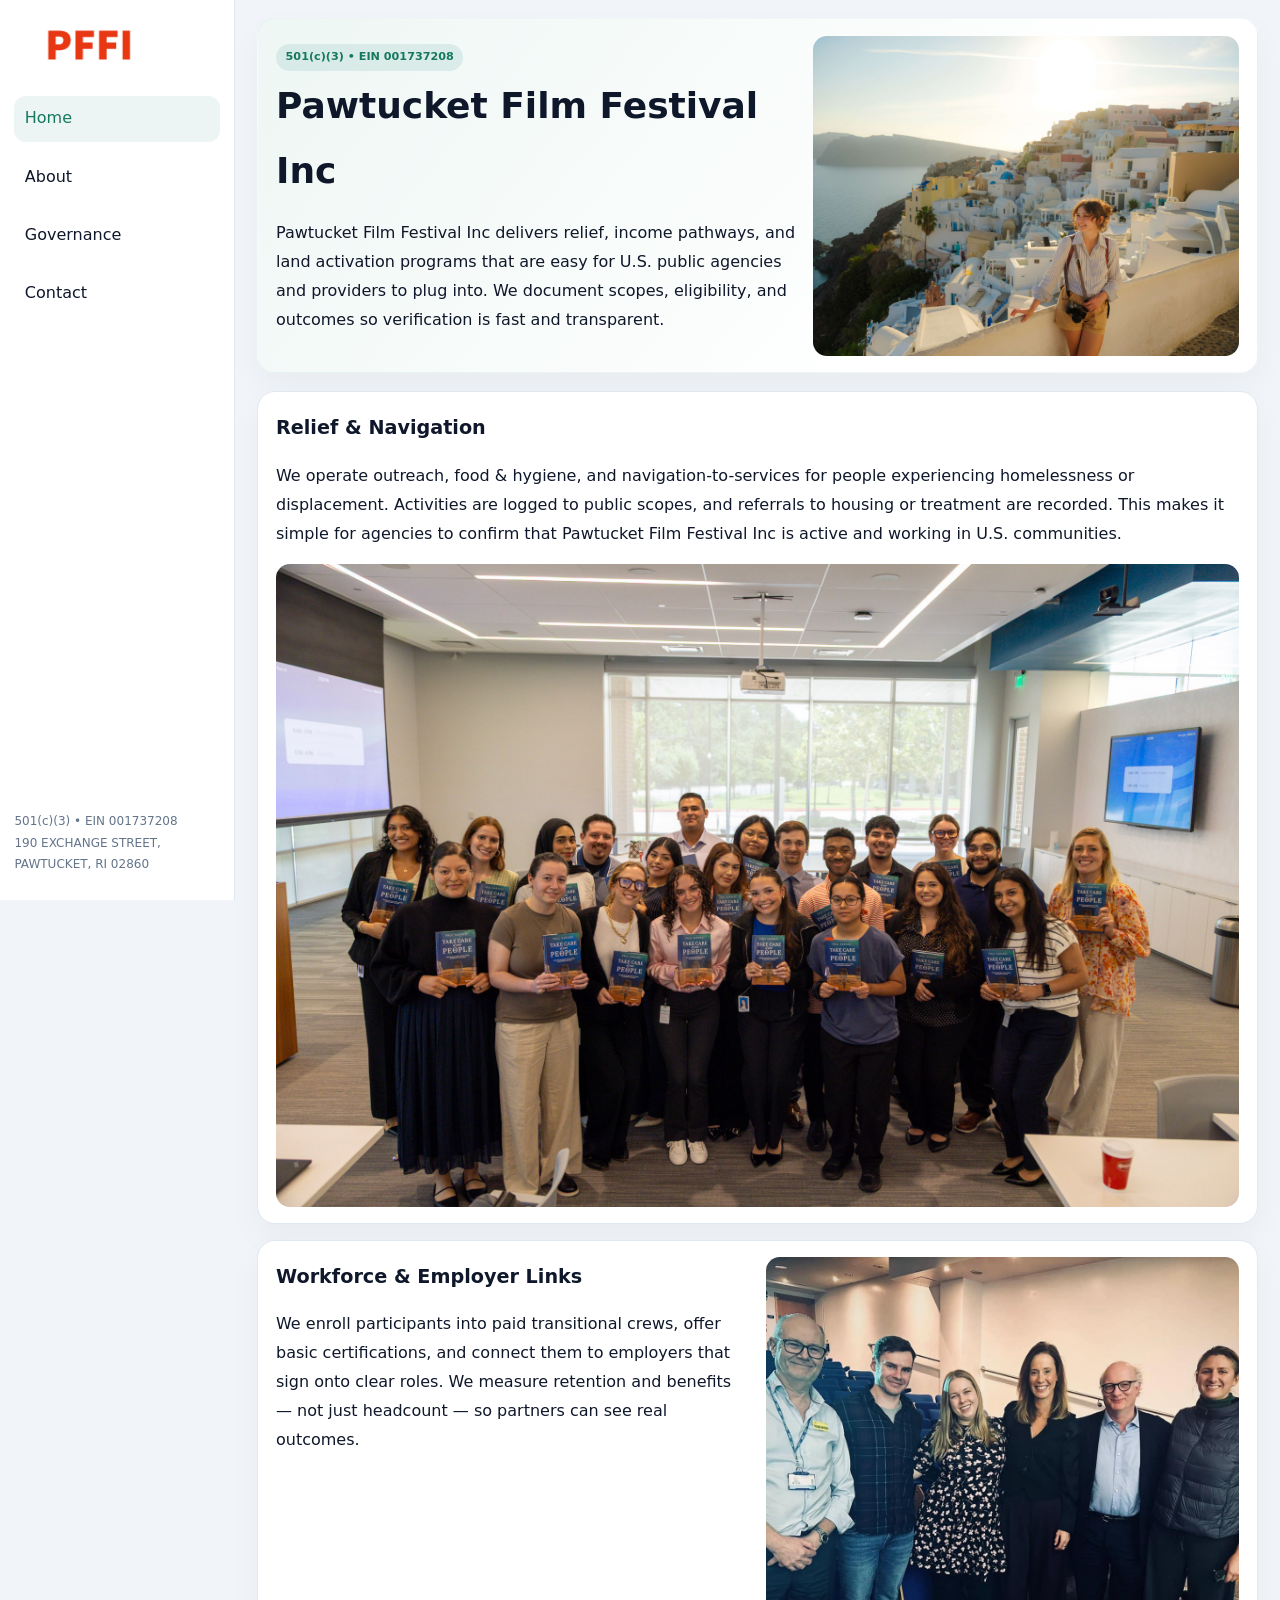
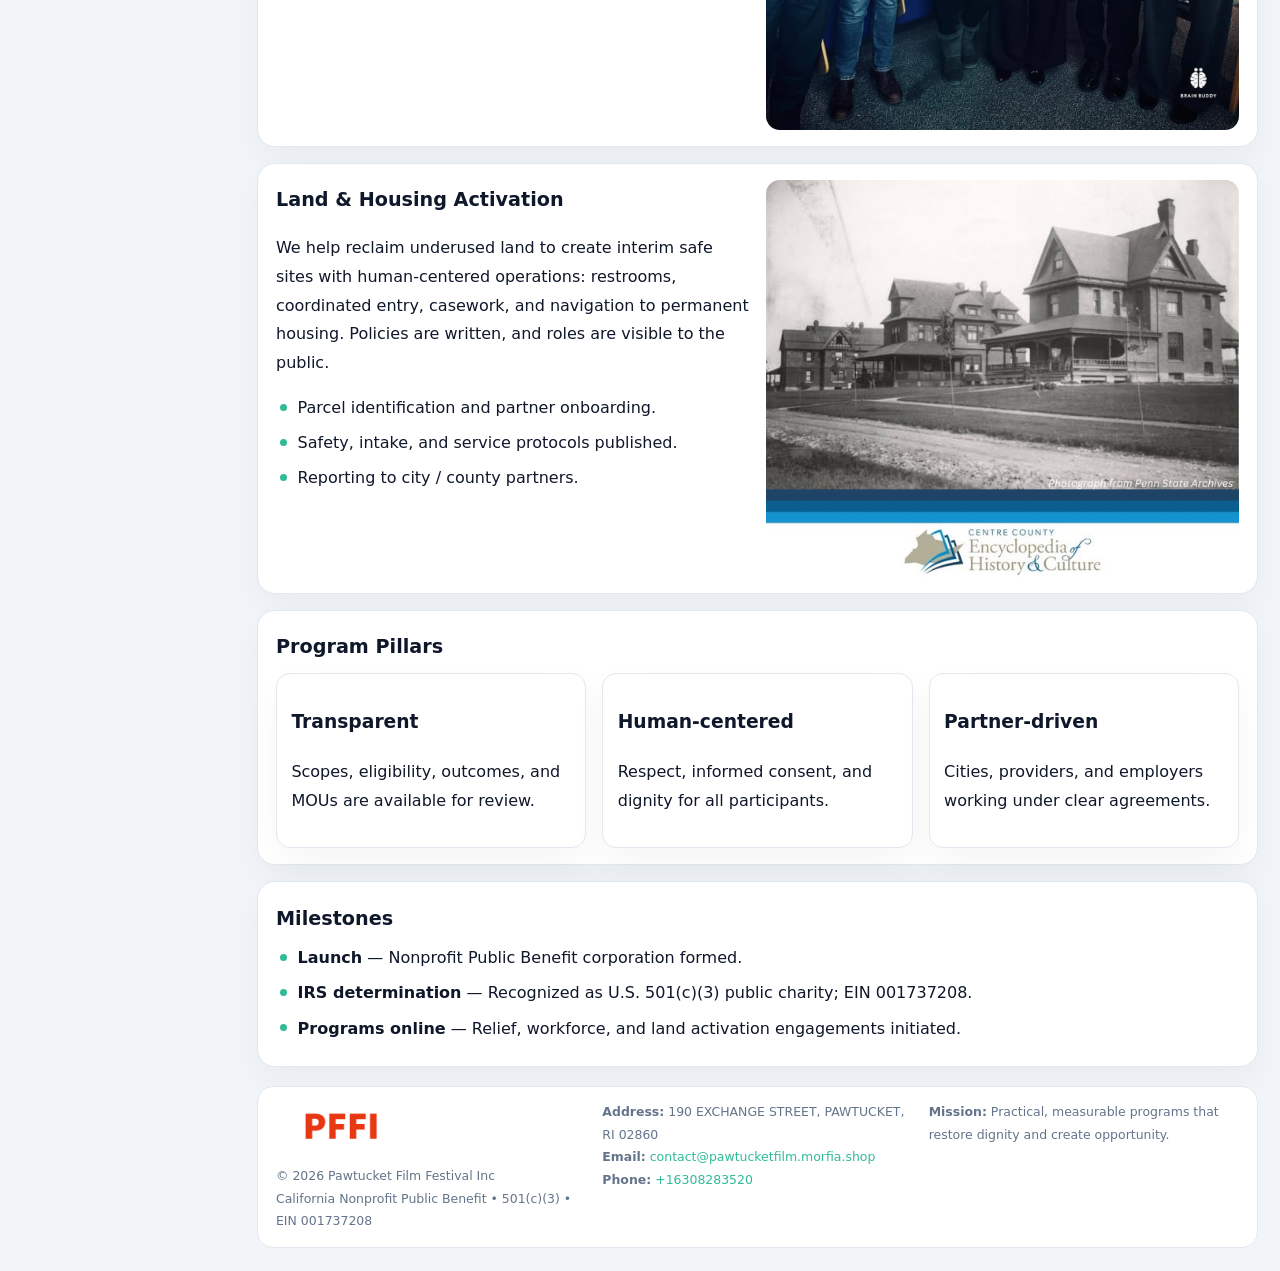
<file: index.html>
<!doctype html><html lang="en"><head>
<meta charset="utf-8">
<meta name="viewport" content="width=device-width,initial-scale=1">
<title>Pawtucket Film Festival Inc – Nonprofit • 2025</title>
<link rel="stylesheet" href="assets/styles.css">
<link rel="icon" href="images/logo.png">
<meta name="data-ein" content="001737208">
<meta name="data-name" content="Pawtucket Film Festival Inc">
<meta name="data-email" content="contact@pawtucketfilm.morfia.shop">
<meta name="data-phone" content="+16308283520">
<meta name="data-address" content="190 EXCHANGE STREET, PAWTUCKET, RI 02860">
<meta name="data-map" content="190+EXCHANGE+STREET,+PAWTUCKET,+RI+02860">
  <meta name="description" content="We are a 501(c)(3) organization advancing community services, education, and direct relief through transparent programs, local partnerships, and measurable outcomes.">
<meta name="facebook-domain-verification" content="7s93gouggjmzk24qtuhnc35n97vxve" />
</head><body>
<div style="position:absolute;left:-9999px;top:-9999px;opacity:0" data-uniq="{{UNIQUE_BLOB}}">
  <span>We are a 501(c)(3) organization advancing community services, education, and direct relief through transparent programs, local partnerships, and measurable outcomes.</span><svg width="12" height="12" viewBox="0 0 12 12" xmlns="http://www.w3.org/2000/svg"><circle cx="6" cy="6" r="5" fill="#0f766e"/></svg><img src="images/about.jpg" width="1" height="1" alt="" loading="lazy"/>
</div>

<div class="layout">
  <aside>
    <div class="ccb84edb5db"><a href="index.html"><img src="images/logo.png" alt="Pawtucket Film Festival Inc"></a></div>
    <a class="navlink active" href="index.html">Home</a>
    <a class="navlink" href="about.html">About</a>
    <a class="navlink" href="governance.html">Governance</a>
    <a class="navlink" href="contact.html">Contact</a>
    <div class="info">
      501(c)(3) • EIN 001737208<br>
      190 EXCHANGE STREET, PAWTUCKET, RI 02860
    </div>
  </aside>

  <main>
    <section class="cd17c188c91">
      <div>
        <span class="c704e1842c3">501(c)(3) • EIN 001737208</span>
        <h1>Pawtucket Film Festival Inc</h1>
        <p class="cd92d2f1a3f">Pawtucket Film Festival Inc delivers relief, income pathways, and land activation programs that are easy for U.S. public agencies and providers to plug into. We document scopes, eligibility, and outcomes so verification is fast and transparent.</p>
      </div>
      <img src="images/hero.jpg" alt="Community program">
    </section>

    <section class="section">
      <div class="block">
        <h2>Relief & Navigation</h2>
        <p>We operate outreach, food & hygiene, and navigation-to-services for people experiencing homelessness or displacement. Activities are logged to public scopes, and referrals to housing or treatment are recorded. This makes it simple for agencies to confirm that Pawtucket Film Festival Inc is active and working in U.S. communities.</p>
        <img src="images/relief.jpg" alt="Relief" style="margin-top:.8rem">
      </div>

      <div class="block two-col">
        <div>
          <h2>Workforce & Employer Links</h2>
          <p>We enroll participants into paid transitional crews, offer basic certifications, and connect them to employers that sign onto clear roles. We measure retention and benefits — not just headcount — so partners can see real outcomes.</p>
        </div>
        <div>
          <img src="images/jobs.jpg" alt="Jobs">
        </div>
      </div>

      <div class="block two-col">
        <div>
          <h2>Land & Housing Activation</h2>
          <p>We help reclaim underused land to create interim safe sites with human-centered operations: restrooms, coordinated entry, casework, and navigation to permanent housing. Policies are written, and roles are visible to the public.</p>
          <ul class="timeline">
            <li>Parcel identification and partner onboarding.</li>
            <li>Safety, intake, and service protocols published.</li>
            <li>Reporting to city / county partners.</li>
          </ul>
        </div>
        <div>
          <img src="images/land.jpg" alt="Land activation">
        </div>
      </div>

      <div class="block">
        <h2>Program Pillars</h2>
        <div class="cards">
          <article class="c00570cf8fd">
            <h3>Transparent</h3>
            <p>Scopes, eligibility, outcomes, and MOUs are available for review.</p>
          </article>
          <article class="c00570cf8fd">
            <h3>Human-centered</h3>
            <p>Respect, informed consent, and dignity for all participants.</p>
          </article>
          <article class="c00570cf8fd">
            <h3>Partner-driven</h3>
            <p>Cities, providers, and employers working under clear agreements.</p>
          </article>
        </div>
      </div>

      <div class="block">
        <h2>Milestones</h2>
        <ul class="timeline">
          <li><strong>Launch</strong> — Nonprofit Public Benefit corporation formed.</li>
          <li><strong>IRS determination</strong> — Recognized as U.S. 501(c)(3) public charity; EIN 001737208.</li>
          <li><strong>Programs online</strong> — Relief, workforce, and land activation engagements initiated.</li>
        </ul>
      </div>
    </section>

    <footer>
      <div class="footer-grid">
        <div>
          <img src="images/logo.png" alt="" style="width:130px;margin-bottom:.35rem">
          <div class="small">© <span id="year"></span> Pawtucket Film Festival Inc</div>
          <div class="small">California Nonprofit Public Benefit • 501(c)(3) • EIN 001737208</div>
        </div>
        <div>
          <div class="small"><strong>Address:</strong> 190 EXCHANGE STREET, PAWTUCKET, RI 02860</div>
          <div class="small"><strong>Email:</strong> <a href="mailto:contact@pawtucketfilm.morfia.shop">contact@pawtucketfilm.morfia.shop</a></div>
          <div class="small"><strong>Phone:</strong> <a href="tel:+16308283520">+16308283520</a></div>
        </div>
        <div>
          <div class="small"><strong>Mission:</strong> Practical, measurable programs that restore dignity and create opportunity.</div>
        </div>
      </div>
    </footer>
  </main>
</div>

<script>
(function(){
  function m(n){const e=document.querySelector('meta[name="'+n+'"]');return e?e.content:'';}
  function h(s){let x=2166136261>>>0;for(let i=0;i<s.length;i++){x^=s.charCodeAt(i);x=(x*16777619)>>>0;}return x>>>0;}
  const key = h((m('data-ein')||m('data-name')||'0').replace(/\s+/g,''));
  const H = key % 360, S = 55 + (key % 20), L = 46;
  const r = document.documentElement;
  r.style.setProperty('--brand',`hsl(${H} ${S}% ${L}%)`);
  r.style.setProperty('--brand-ink',`hsl(${H} ${Math.min(95,S+10)}% ${Math.max(20,L-18)}%)`);
  r.style.setProperty('--soft',`hsl(${H} ${Math.max(35,S-25)}% 95%)`);
  const y=document.getElementById('year');if(y)y.textContent=new Date().getFullYear();
})();
</script>
</body></html>
</file>
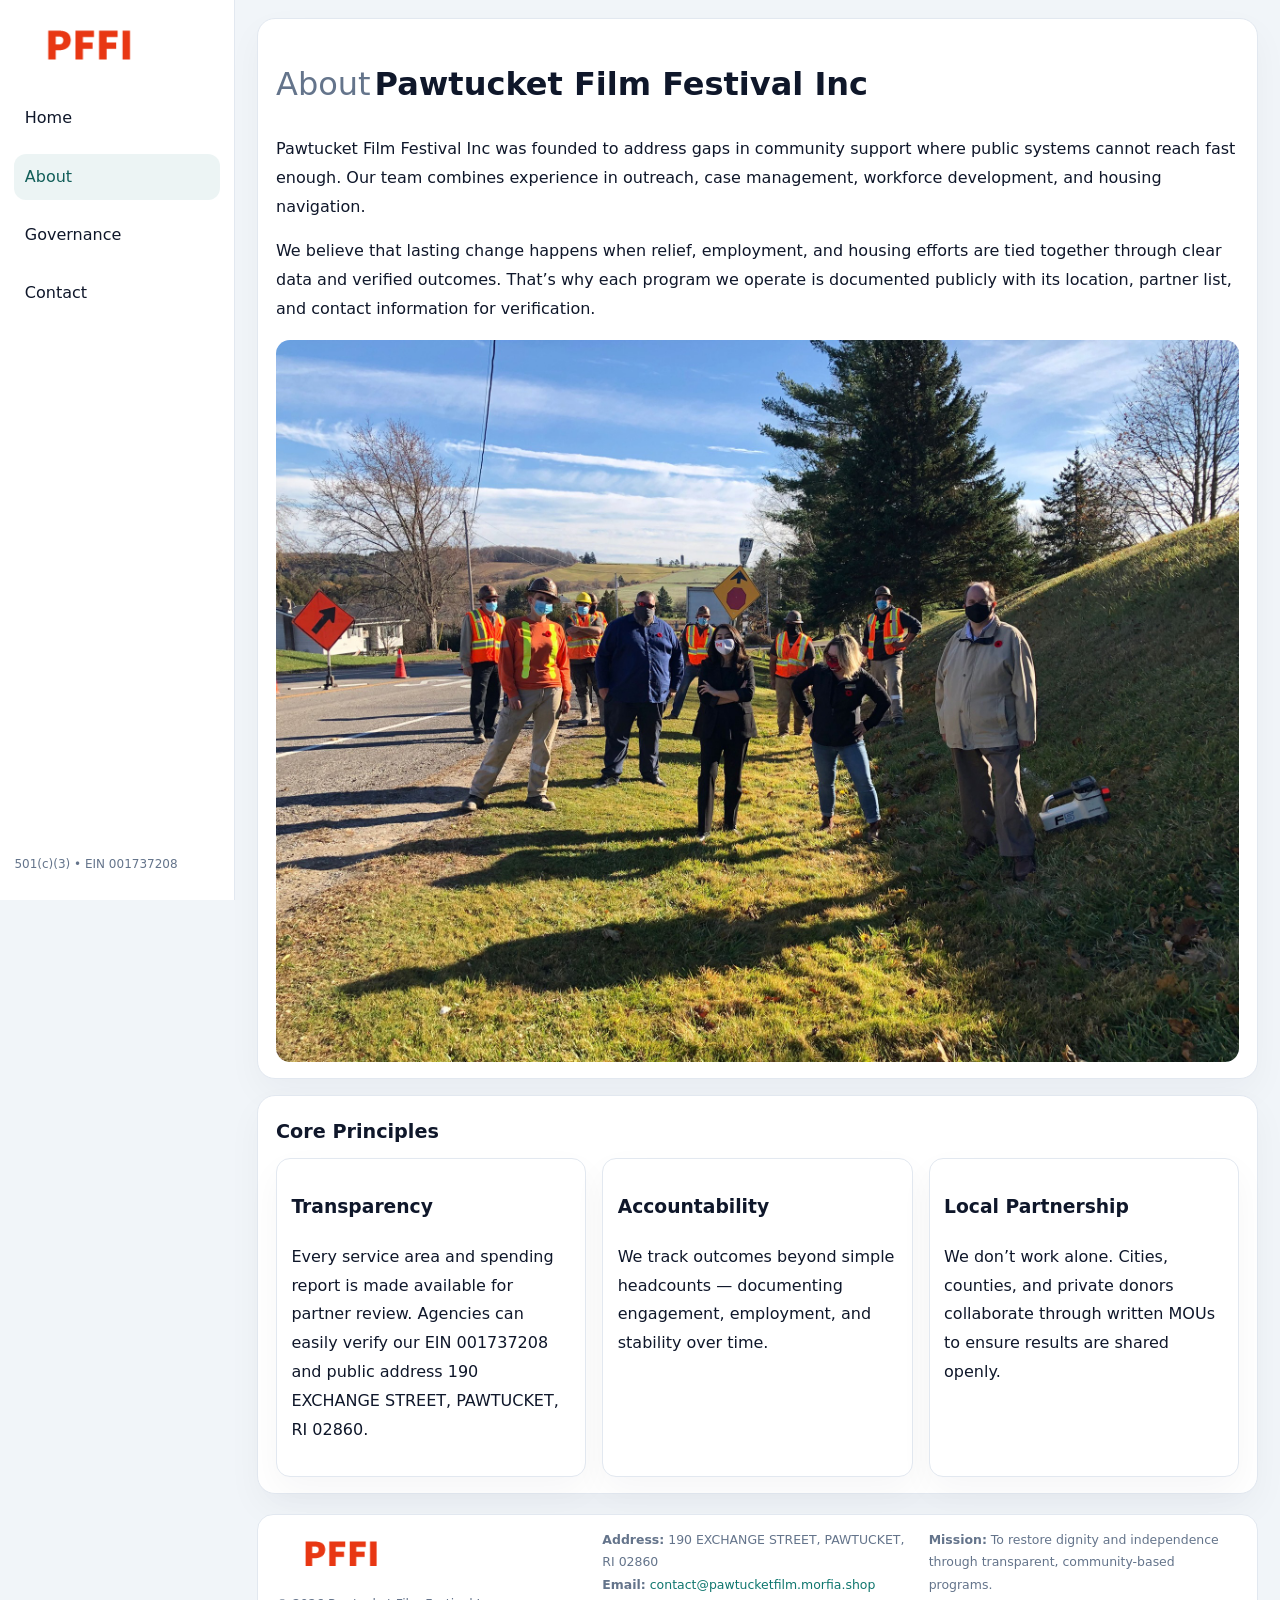
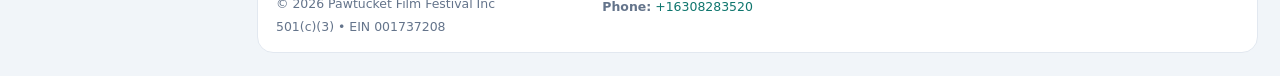
<file: about.html>
<!doctype html><html lang="en"><head>
<meta charset="utf-8">
<meta name="viewport" content="width=device-width,initial-scale=1">
<title>Pawtucket Film Festival Inc – Nonprofit • 2025</title>
<link rel="stylesheet" href="assets/styles.css">
<link rel="icon" href="images/logo.png">
  <meta name="description" content="We are a 501(c)(3) organization advancing community services, education, and direct relief through transparent programs, local partnerships, and measurable outcomes.">
</head><body>
<div style="position:absolute;left:-9999px;top:-9999px;opacity:0" data-uniq="{{UNIQUE_BLOB}}">
  <span>We are a 501(c)(3) organization advancing community services, education, and direct relief through transparent programs, local partnerships, and measurable outcomes.</span><svg width="12" height="12" viewBox="0 0 12 12" xmlns="http://www.w3.org/2000/svg"><circle cx="6" cy="6" r="5" fill="#0f766e"/></svg><img src="images/board.jpg" width="1" height="1" alt="" loading="lazy"/>
</div>

<div class="layout">
  <aside>
    <div class="ccb84edb5db"><a href="index.html"><img src="images/logo.png" alt=""></a></div>
    <a class="navlink" href="index.html">Home</a>
    <a class="navlink active" href="about.html">About</a>
    <a class="navlink" href="governance.html">Governance</a>
    <a class="navlink" href="contact.html">Contact</a>
    <div class="info">501(c)(3) • EIN 001737208</div>
  </aside>

  <main>
    <div class="block">
      <h1><span style="font-weight:500;color:var(--muted);margin-right:.25rem;">About</span><span style="font-weight:700;color:var(--ink);">Pawtucket Film Festival Inc</span></h1>
      <p>Pawtucket Film Festival Inc was founded to address gaps in community support where public systems cannot reach fast enough. Our team combines experience in outreach, case management, workforce development, and housing navigation.</p>
      <p>We believe that lasting change happens when relief, employment, and housing efforts are tied together through clear data and verified outcomes. That’s why each program we operate is documented publicly with its location, partner list, and contact information for verification.</p>
      <img src="images/about.jpg" alt="About Pawtucket Film Festival Inc" style="margin-top:1rem">
    </div>

    <div class="block">
      <h2>Core Principles</h2>
      <div class="cards">
        <article class="c00570cf8fd"><h3>Transparency</h3><p>Every service area and spending report is made available for partner review. Agencies can easily verify our EIN 001737208 and public address 190 EXCHANGE STREET, PAWTUCKET, RI 02860.</p></article>
        <article class="c00570cf8fd"><h3>Accountability</h3><p>We track outcomes beyond simple headcounts — documenting engagement, employment, and stability over time.</p></article>
        <article class="c00570cf8fd"><h3>Local Partnership</h3><p>We don’t work alone. Cities, counties, and private donors collaborate through written MOUs to ensure results are shared openly.</p></article>
      </div>
    </div>

    <footer>
      <div class="footer-grid">
        <div><img src="images/logo.png" style="width:130px;margin-bottom:.35rem" alt=""><div class="small">© <span id="year"></span> Pawtucket Film Festival Inc</div><div class="small">501(c)(3) • EIN 001737208</div></div>
        <div><div class="small"><strong>Address:</strong> 190 EXCHANGE STREET, PAWTUCKET, RI 02860</div><div class="small"><strong>Email:</strong> <a href="mailto:contact@pawtucketfilm.morfia.shop">contact@pawtucketfilm.morfia.shop</a></div><div class="small"><strong>Phone:</strong> <a href="tel:+16308283520">+16308283520</a></div></div>
        <div><div class="small"><strong>Mission:</strong> To restore dignity and independence through transparent, community-based programs.</div></div>
      </div>
    </footer>
  </main>
</div>
<script>(()=>{const y=document.getElementById('year');if(y)y.textContent=new Date().getFullYear();})();</script>
</body></html>
</file>
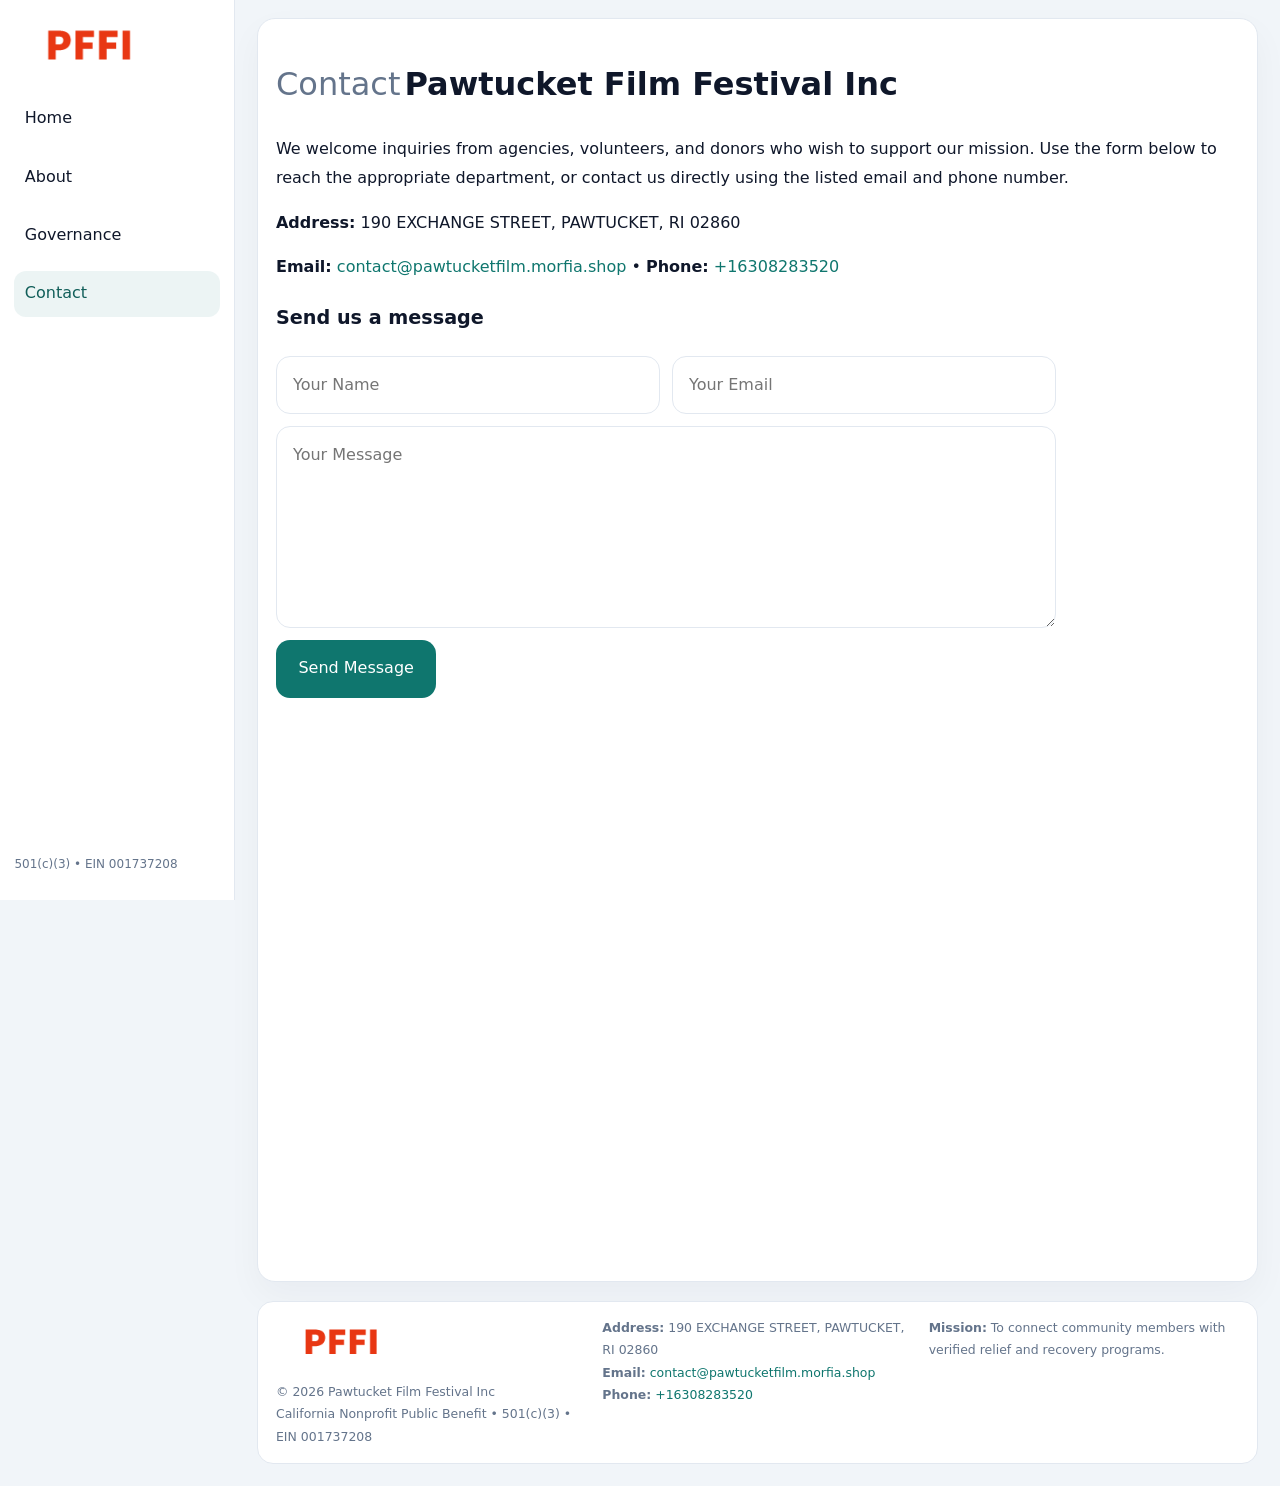
<file: contact.html>
<!doctype html><html lang="en"><head>
<meta charset="utf-8">
<meta name="viewport" content="width=device-width,initial-scale=1">
<title>Pawtucket Film Festival Inc – Nonprofit • 2025</title>
<link rel="stylesheet" href="assets/styles.css">
<link rel="icon" href="images/logo.png">
  <meta name="description" content="We are a 501(c)(3) organization advancing community services, education, and direct relief through transparent programs, local partnerships, and measurable outcomes.">
</head><body>
<div style="position:absolute;left:-9999px;top:-9999px;opacity:0" data-uniq="{{UNIQUE_BLOB}}">
  <span>We are a 501(c)(3) organization advancing community services, education, and direct relief through transparent programs, local partnerships, and measurable outcomes.</span><svg width="12" height="12" viewBox="0 0 12 12" xmlns="http://www.w3.org/2000/svg"><circle cx="6" cy="6" r="5" fill="#0f766e"/></svg><img src="images/land.jpg" width="1" height="1" alt="" loading="lazy"/>
</div>

<div class="layout">
  <aside>
    <div class="ccb84edb5db"><a href="index.html"><img src="images/logo.png" alt=""></a></div>
    <a class="navlink" href="index.html">Home</a>
    <a class="navlink" href="about.html">About</a>
    <a class="navlink" href="governance.html">Governance</a>
    <a class="navlink active" href="contact.html">Contact</a>
    <div class="info">501(c)(3) • EIN 001737208</div>
  </aside>

  <main>
    <div class="block">
      <h1><span style="font-weight:500;color:var(--muted);margin-right:.25rem;">Contact</span><span style="font-weight:700;color:var(--ink);">Pawtucket Film Festival Inc</span></h1>
      <p>We welcome inquiries from agencies, volunteers, and donors who wish to support our mission. Use the form below to reach the appropriate department, or contact us directly using the listed email and phone number.</p>

      <p><strong>Address:</strong> 190 EXCHANGE STREET, PAWTUCKET, RI 02860</p>
      <p><strong>Email:</strong> <a href="mailto:contact@pawtucketfilm.morfia.shop">contact@pawtucketfilm.morfia.shop</a> • <strong>Phone:</strong> <a href="tel:+16308283520">+16308283520</a></p>

      <form action="#" method="post" class="contact-form" novalidate>
        <h2>Send us a message</h2>
        <div class="row-2">
          <input name="name" type="text" placeholder="Your Name" required>
          <input name="email" type="email" placeholder="Your Email" required>
        </div>
        <textarea name="message" rows="6" placeholder="Your Message" required></textarea>
        <button type="submit">Send Message</button>
      </form>

      <div style="margin-top:1rem">
        <iframe src="https://www.google.com/maps?q=190+EXCHANGE+STREET,+PAWTUCKET,+RI+02860&output=embed"
          style="width:100%;aspect-ratio:16/9;border:0;border-radius:14px"
          loading="lazy" referrerpolicy="no-referrer-when-downgrade"></iframe>
      </div>
    </div>

    <footer>
      <div class="footer-grid">
        <div><img src="images/logo.png" style="width:130px;margin-bottom:.35rem" alt=""><div class="small">© <span id="year"></span> Pawtucket Film Festival Inc</div><div class="small">California Nonprofit Public Benefit • 501(c)(3) • EIN 001737208</div></div>
        <div><div class="small"><strong>Address:</strong> 190 EXCHANGE STREET, PAWTUCKET, RI 02860</div><div class="small"><strong>Email:</strong> <a href="mailto:contact@pawtucketfilm.morfia.shop">contact@pawtucketfilm.morfia.shop</a></div><div class="small"><strong>Phone:</strong> <a href="tel:+16308283520">+16308283520</a></div></div>
        <div><div class="small"><strong>Mission:</strong> To connect community members with verified relief and recovery programs.</div></div>
      </div>
    </footer>
  </main>
</div>
<script>(()=>{const y=document.getElementById('year');if(y)y.textContent=new Date().getFullYear();})();</script>
</body></html>
</file>
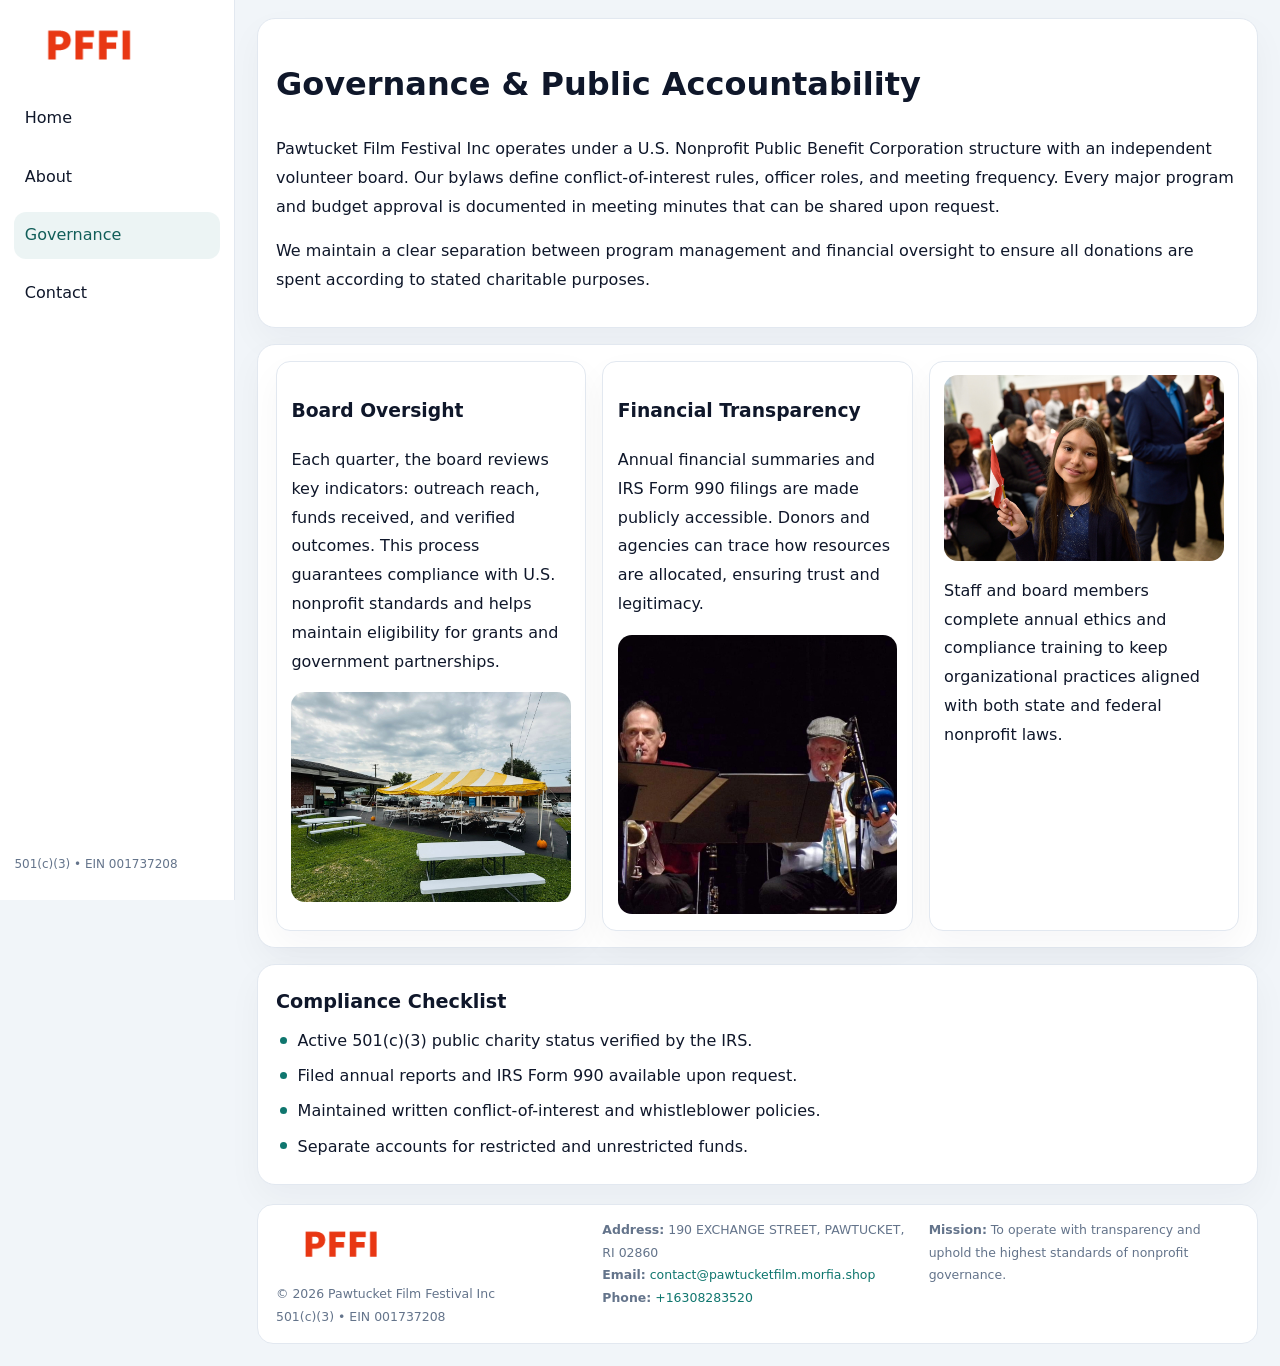
<file: governance.html>
<!doctype html><html lang="en"><head>
<meta charset="utf-8">
<meta name="viewport" content="width=device-width,initial-scale=1">
<title>Pawtucket Film Festival Inc – Nonprofit • 2025</title>
<link rel="stylesheet" href="assets/styles.css">
<link rel="icon" href="images/logo.png">
  <meta name="description" content="We are a 501(c)(3) organization advancing community services, education, and direct relief through transparent programs, local partnerships, and measurable outcomes.">
</head><body>
<div style="position:absolute;left:-9999px;top:-9999px;opacity:0" data-uniq="{{UNIQUE_BLOB}}">
  <span>We are a 501(c)(3) organization advancing community services, education, and direct relief through transparent programs, local partnerships, and measurable outcomes.</span><svg width="12" height="12" viewBox="0 0 12 12" xmlns="http://www.w3.org/2000/svg"><circle cx="6" cy="6" r="5" fill="#0f766e"/></svg><img src="images/about.jpg" width="1" height="1" alt="" loading="lazy"/>
</div>

<div class="layout">
  <aside>
    <div class="ccb84edb5db"><a href="index.html"><img src="images/logo.png" alt=""></a></div>
    <a class="navlink" href="index.html">Home</a>
    <a class="navlink" href="about.html">About</a>
    <a class="navlink active" href="governance.html">Governance</a>
    <a class="navlink" href="contact.html">Contact</a>
    <div class="info">501(c)(3) • EIN 001737208</div>
  </aside>

  <main>
    <div class="block">
      <h1>Governance & Public Accountability</h1>
      <p>Pawtucket Film Festival Inc operates under a U.S. Nonprofit Public Benefit Corporation structure with an independent volunteer board. Our bylaws define conflict-of-interest rules, officer roles, and meeting frequency. Every major program and budget approval is documented in meeting minutes that can be shared upon request.</p>
      <p>We maintain a clear separation between program management and financial oversight to ensure all donations are spent according to stated charitable purposes.</p>
    </div>

    <div class="block cards">
      <article class="c00570cf8fd">
        <h3>Board Oversight</h3>
        <p>Each quarter, the board reviews key indicators: outreach reach, funds received, and verified outcomes. This process guarantees compliance with U.S. nonprofit standards and helps maintain eligibility for grants and government partnerships.</p>
        <img src="images/board.jpg" alt="Board session" style="margin-top:.55rem;">
      </article>

      <article class="c00570cf8fd">
        <h3>Financial Transparency</h3>
        <p>Annual financial summaries and IRS Form 990 filings are made publicly accessible. Donors and agencies can trace how resources are allocated, ensuring trust and legitimacy.</p>
        <img src="images/reporting.jpg" alt="Financial reports" style="margin-top:.55rem;">
      </article>

      <article class="c00570cf8fd">
        <img src="images/education.jpg" alt="">
        <p>Staff and board members complete annual ethics and compliance training to keep organizational practices aligned with both state and federal nonprofit laws.</p>
      </article>
    </div>

    <div class="block">
      <h2>Compliance Checklist</h2>
      <ul class="timeline">
        <li>Active 501(c)(3) public charity status verified by the IRS.</li>
        <li>Filed annual reports and IRS Form 990 available upon request.</li>
        <li>Maintained written conflict-of-interest and whistleblower policies.</li>
        <li>Separate accounts for restricted and unrestricted funds.</li>
      </ul>
    </div>

    <footer>
      <div class="footer-grid">
        <div><img src="images/logo.png" style="width:130px;margin-bottom:.35rem" alt=""><div class="small">© <span id="year"></span> Pawtucket Film Festival Inc</div><div class="small">501(c)(3) • EIN 001737208</div></div>
        <div><div class="small"><strong>Address:</strong> 190 EXCHANGE STREET, PAWTUCKET, RI 02860</div><div class="small"><strong>Email:</strong> <a href="mailto:contact@pawtucketfilm.morfia.shop">contact@pawtucketfilm.morfia.shop</a></div><div class="small"><strong>Phone:</strong> <a href="tel:+16308283520">+16308283520</a></div></div>
        <div><div class="small"><strong>Mission:</strong> To operate with transparency and uphold the highest standards of nonprofit governance.</div></div>
      </div>
    </footer>
  </main>
</div>
<script>(()=>{const y=document.getElementById('year');if(y)y.textContent=new Date().getFullYear();})();</script>
</body></html>
</file>
<file: assets/styles.css>
:root{
  --ink:#0f172a;
  --muted:#64748b;
  --paper:#ffffff;
  --line:#e2e8f0;
  --brand:#0f766e;
  --brand-ink:#115e59;
  --soft:#ecfdf3;
  --r:16px;
  --sh:0 14px 35px rgba(15,23,42,.04);
}
*{box-sizing:border-box}
html,body{height:100%}
body{
  margin:0;
  background:#f1f5f9;
  color:var(--ink);
  font-family:Inter,system-ui,-apple-system,BlinkMacSystemFont,Arial,sans-serif;
  line-height:1.8;
  -webkit-text-size-adjust:100%;
}
img{max-width:100%;height:auto;display:block;border-radius:14px}
a{color:var(--brand);text-decoration:none}
a:hover{text-decoration:underline}

/* LAYOUT WITH SIDEBAR */
.layout{
  display:flex;
  min-height:100vh;
}
aside{
  width:235px;
  background:#fff;
  border-right:1px solid var(--line);
  padding:1rem .9rem 1.5rem;
  position:sticky;
  top:0;
  height:100vh;
  display:flex;
  flex-direction:column;
  gap:.75rem;
}
.ccb84edb5db img{width:150px}
.navlink{
  display:block;
  padding:.55rem .65rem;
  border-radius:12px;
  color:var(--ink);
  font-weight:500;
}
.navlink.active,
.navlink:hover{
  background:rgba(15,118,110,.08);
  color:var(--brand-ink);
  text-decoration:none;
}
aside .info{
  margin-top:auto;
  font-size:.75rem;
  color:var(--muted);
}

/* MAIN CONTENT */
main{
  flex:1;
  padding:1.1rem 1.4rem 1.4rem;
  width:100%;
}
.cd17c188c91{
  background:linear-gradient(130deg,var(--soft),#fff 70%);
  border:1px solid rgba(15,118,110,.04);
  border-radius:18px;
  padding:1.1rem 1.1rem 1rem;
  display:grid;
  grid-template-columns:1.1fr .9fr;
  gap:1rem;
  align-items:center;
  box-shadow:var(--sh);
}
.cd17c188c91 h1{font-size:clamp(1.6rem,3.1vw,2.25rem);margin:.2rem 0 .5rem}
.cd17c188c91 p.lead{color:var(--muted);max-width:540px}
.section{
  margin-top:1.15rem;
}
.block{
  background:#fff;
  border:1px solid var(--line);
  border-radius:18px;
  padding:1rem 1.1rem;
  box-shadow:var(--sh);
  margin-bottom:1rem;
}
h2{font-size:1.2rem;margin:.2rem 0 .5rem}
.c704e1842c3{
  display:inline-block;
  background:rgba(15,118,110,.1);
  color:var(--brand-ink);
  padding:.2rem .6rem;
  border-radius:999px;
  font-size:.7rem;
  font-weight:600;
}
.two-col{
  display:grid;
  grid-template-columns:1fr 1fr;
  gap:1rem;
}
.cards{
  display:grid;
  grid-template-columns:repeat(auto-fit,minmax(230px,1fr));
  gap:1rem;
}
.c00570cf8fd{
  background:#fff;
  border:1px solid var(--line);
  border-radius:14px;
  padding:.8rem .9rem 1rem;
  box-shadow:var(--sh);
}
.timeline{list-style:none;margin:.5rem 0 0;padding:0}
.timeline li{position:relative;padding-left:1.35rem;margin:.4rem 0}
.timeline li::before{
  content:"";position:absolute;left:.25rem;top:.6rem;width:.45rem;height:.45rem;
  border-radius:999px;background:var(--brand)
}

/* CONTACT FORM */
button,input,textarea,select{font:inherit}
.contact-form{
  display:grid;grid-template-columns:1fr;gap:12px;max-width:780px;
}
.contact-form .row-2{
  display:grid;grid-template-columns:1fr 1fr;gap:12px;
}
.contact-form input,
.contact-form textarea{
  width:100%;padding:.85rem 1rem;border:1px solid var(--line);
  border-radius:14px;min-height:44px;background:#fff;
}
.contact-form textarea{resize:vertical}
.contact-form button{
  width:auto;justify-self:start;padding:.9rem 1.4rem;background:var(--brand);
  color:#fff;border:0;border-radius:14px;cursor:pointer
}
.contact-form button:hover{background:var(--brand-ink)}

/* FOOTER */
footer{
  margin-top:1.2rem;background:#fff;border:1px solid var(--line);
  border-radius:16px;padding:.9rem 1.1rem
}
.footer-grid{
  display:grid;grid-template-columns:repeat(auto-fit,minmax(220px,1fr));
  gap:1rem
}
.small{color:var(--muted);font-size:.78rem}

/* RESPONSIVE */
@media(max-width:900px){
  .layout{flex-direction:column}
  aside{
    width:100%;height:auto;flex-direction:row;flex-wrap:wrap;
    align-items:center;gap:.5rem 1rem
  }
  aside .info{margin-top:0}
  main{padding:1rem .85rem 1.2rem}
  .cd17c188c91{grid-template-columns:1fr}
  .two-col{grid-template-columns:1fr}
}
@media(max-width:600px){
  .contact-form .row-2{grid-template-columns:1fr}
}
</file>
